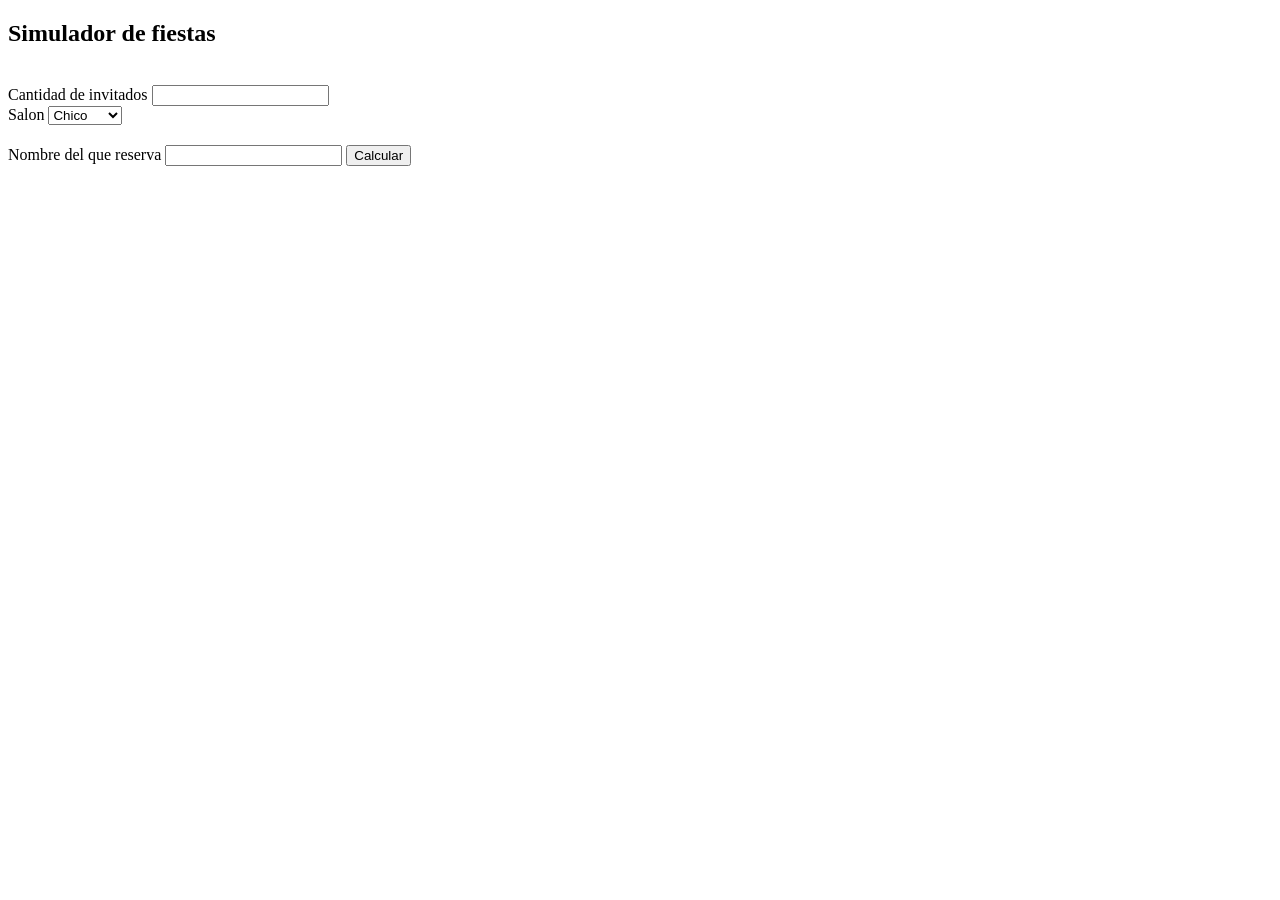
<file: dinamico/PrePrueba1/index.html>
<!DOCTYPE html>
<html lang="en">
<head>
    <meta charset="UTF-8">
    <meta name="viewport" content="width=device-width, initial-scale=1.0">
    <title>Document</title>
    
</head>
<body>
    <h2>Simulador de fiestas</h2>
    <br>
    <label for="">Cantidad de invitados</label>
    <input type="number" name="" id="cant_invitados">
    <br>
    <label for="">Salon</label>
    <select name="" id="size_salon">
        <option value="500000">Chico</option>
        <option value="700000">Mediano</option>
        <option value="1000000">Grande</option>
    </select>
    <br>
    <div id="div_evento" style="visibility: hidden;">

        <label for="">Desea un evento musical?</label>
        <input type="checkbox" name="" id="evento_musical">
    </div>
    <label for="">Nombre del que reserva</label>
    <input type="text" name="" id="nombre">
    <input type="submit" value="Calcular" id="Calcular">

    <div id="resultados"></div>

</body>
<script src="script.js"></script>
</html>
</file>
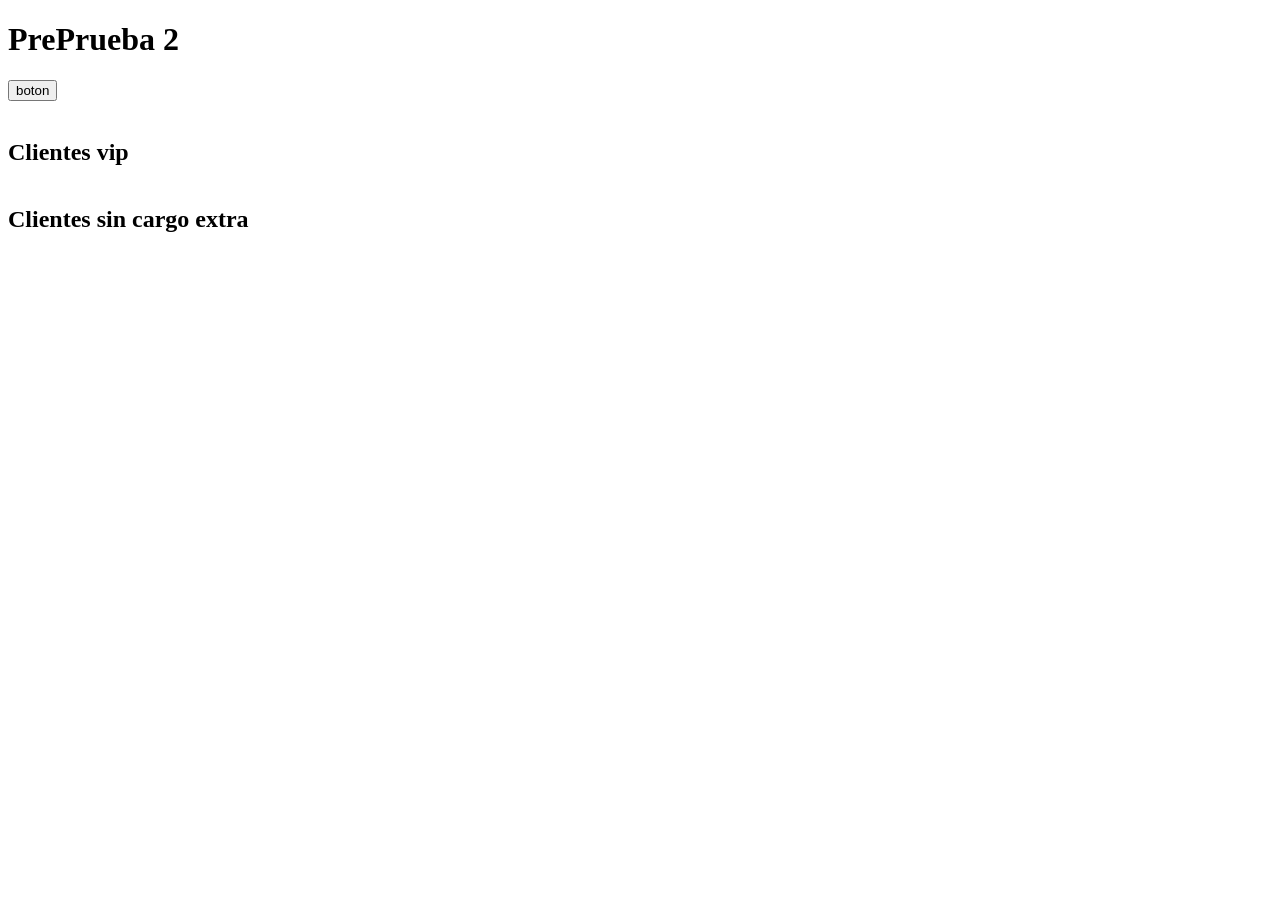
<file: dinamico/Preprueba2/index.html>
<!DOCTYPE html>
<html lang="en">

<head>
  <meta charset="UTF-8">
  <meta name="viewport" content="width=device-width, initial-scale=1.0">
  <title>Document</title>
</head>

<body>

  <h1>PrePrueba 2</h1>
  <label for="botn">
    <input type="submit" value="boton" id="boton">
  </label>
  <br>
  <br>
  <h2>Clientes vip</h2>
  <table>
    <tbody id="cli_vip"></tbody>
  </table>

  <h2>Clientes sin cargo extra</h2>
  <table>
    <tbody id="cli_sin_extra"></tbody>
  </table>

</body>
<script src="script.js"></script>

</html>
</file>
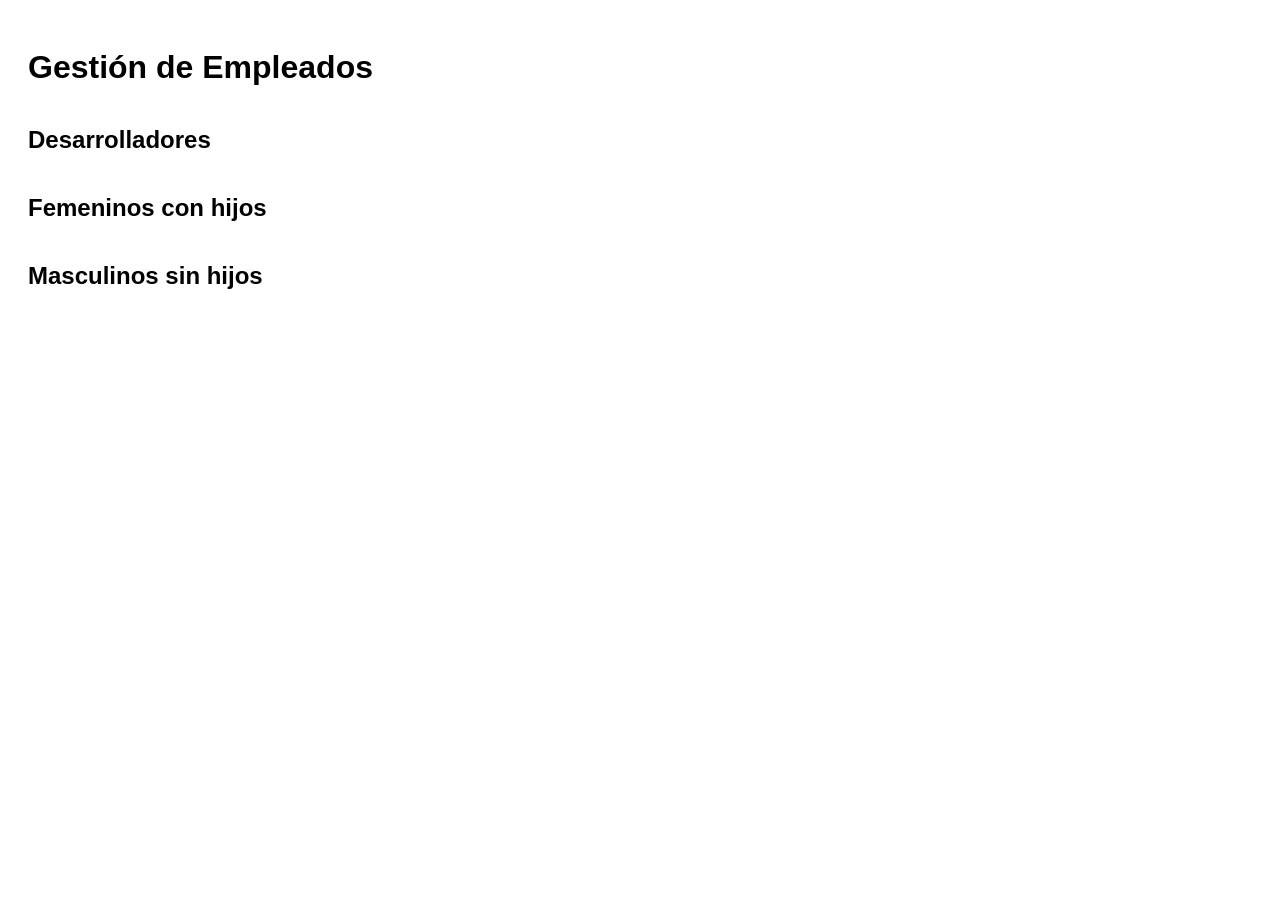
<file: dinamico/TP_5/index.html>
<!DOCTYPE html>
<html lang="es">
<head>
  <meta charset="UTF-8">
  <title>Empleados</title>
  <style>
    body { font-family: Arial; padding: 20px; }
    table { border-collapse: collapse; margin-bottom: 30px; width: 100%; }
    th, td { border: 1px solid #ccc; padding: 8px; text-align: left; }
    th { background-color: #f4f4f4; }
    h2 { margin-top: 40px; }
  </style>
</head>
<body>

  <h1>Gestión de Empleados</h1>

  <h2>Desarrolladores</h2>
  <div id="tablaDesarrolladores"></div>

  <h2>Femeninos con hijos</h2>
  <div id="tablaMujeres"></div>

  <h2>Masculinos sin hijos</h2>
  <div id="tablaHombres"></div>

  
</body>
</html>
</file>
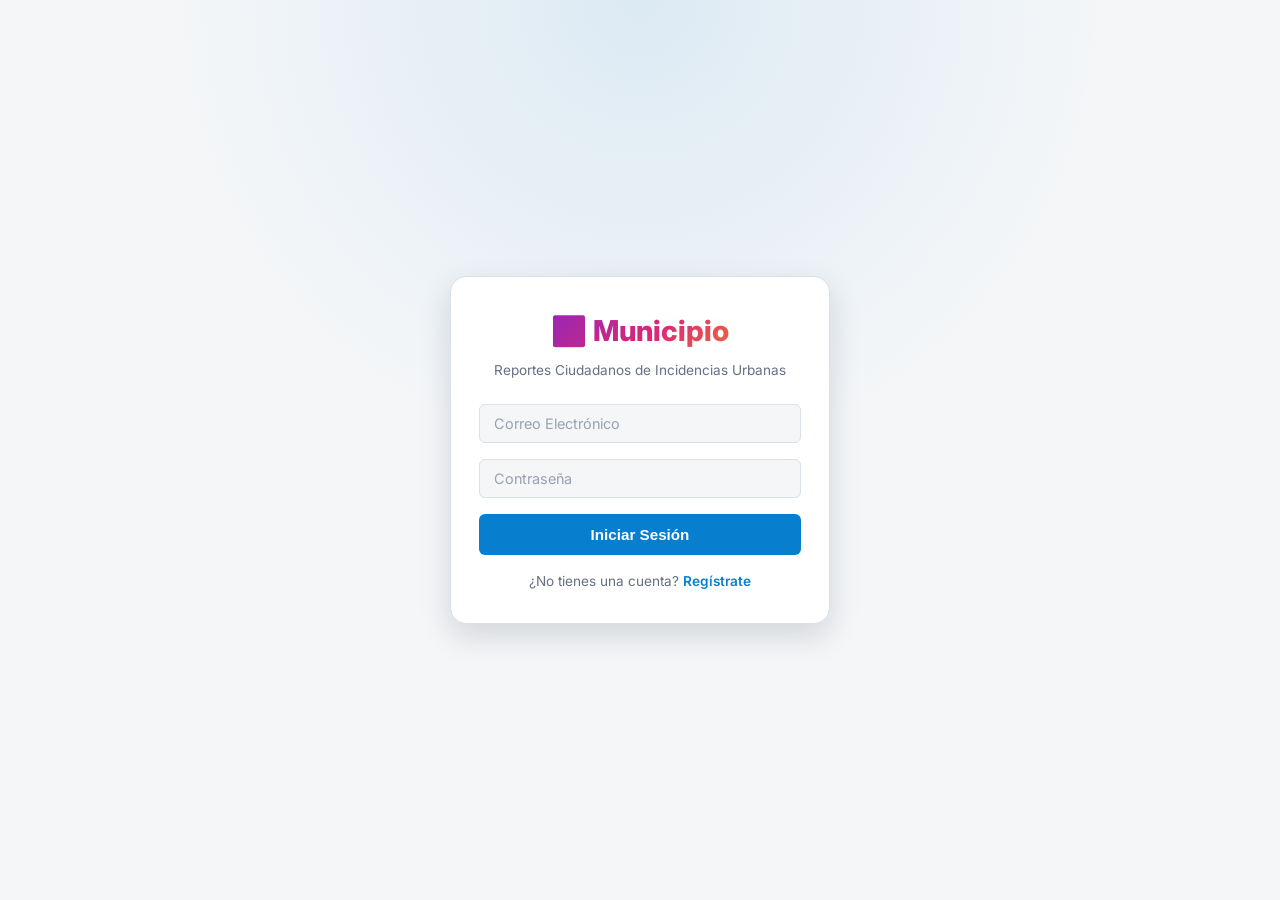
<file: SistemaIncidencias/Frontend/index.html>
<!DOCTYPE html>
<html lang="es">
<head>
  <meta charset="UTF-8">
  <meta name="viewport" content="width=device-width, initial-scale=1.0">
  <title>Municipio Incidencias - Iniciar Sesión</title>
  <link rel="stylesheet" href="css/style.css">
</head>
<body>
  <main class="auth-page">
    <section class="auth-card" aria-labelledby="auth-title">
      <h1 id="auth-title" class="auth-logo">🏙️ Municipio</h1>
      <p class="auth-subtitle">Reportes Ciudadanos de Incidencias Urbanas</p>

      <!-- Mensaje de Alerta / Error -->
      <div id="alert-box" class="alert-box" role="alert" aria-live="polite"></div>

      <!-- Formulario de Login -->
      <form id="login-form">
        <div class="form-group">
          <label for="login-email" class="sr-only">Correo Electrónico</label>
          <input type="email" id="login-email" class="form-input" placeholder="Correo Electrónico" required autocomplete="email">
        </div>
        <div class="form-group">
          <label for="login-password" class="sr-only">Contraseña</label>
          <input type="password" id="login-password" class="form-input" placeholder="Contraseña" required autocomplete="current-password">
        </div>
        <button type="submit" class="btn-primary">Iniciar Sesión</button>
      </form>

      <!-- Formulario de Registro (Oculto por defecto) -->
      <form id="register-form" style="display: none;">
        <div class="form-group">
          <label for="reg-name" class="sr-only">Nombre Completo</label>
          <input type="text" id="reg-name" class="form-input" placeholder="Nombre Completo" required autocomplete="name">
        </div>
        <div class="form-group">
          <label for="reg-email" class="sr-only">Correo Electrónico</label>
          <input type="email" id="reg-email" class="form-input" placeholder="Correo Electrónico" required autocomplete="email">
        </div>
        <div class="form-group">
          <label for="reg-password" class="sr-only">Contraseña</label>
          <input type="password" id="reg-password" class="form-input" placeholder="Contraseña (mínimo 6 caracteres)" required autocomplete="new-password">
        </div>
        <div class="form-group">
          <label for="reg-role" class="sr-only">Rol de Usuario</label>
          <select id="reg-role" class="form-select">
            <option value="Ciudadano">Ciudadano</option>
            <option value="Administrador">Administrador Municipal</option>
          </select>
        </div>
        <button type="submit" class="btn-primary">Registrarse</button>
      </form>

      <div class="auth-switch">
        <span id="switch-text">¿No tienes una cuenta? <a href="#" id="toggle-auth">Regístrate</a></span>
      </div>
    </section>
  </main>

  <script src="js/config.js"></script>
  <script src="js/api.js"></script>
  <script src="js/auth.js"></script>
</body>
</html>
</file>
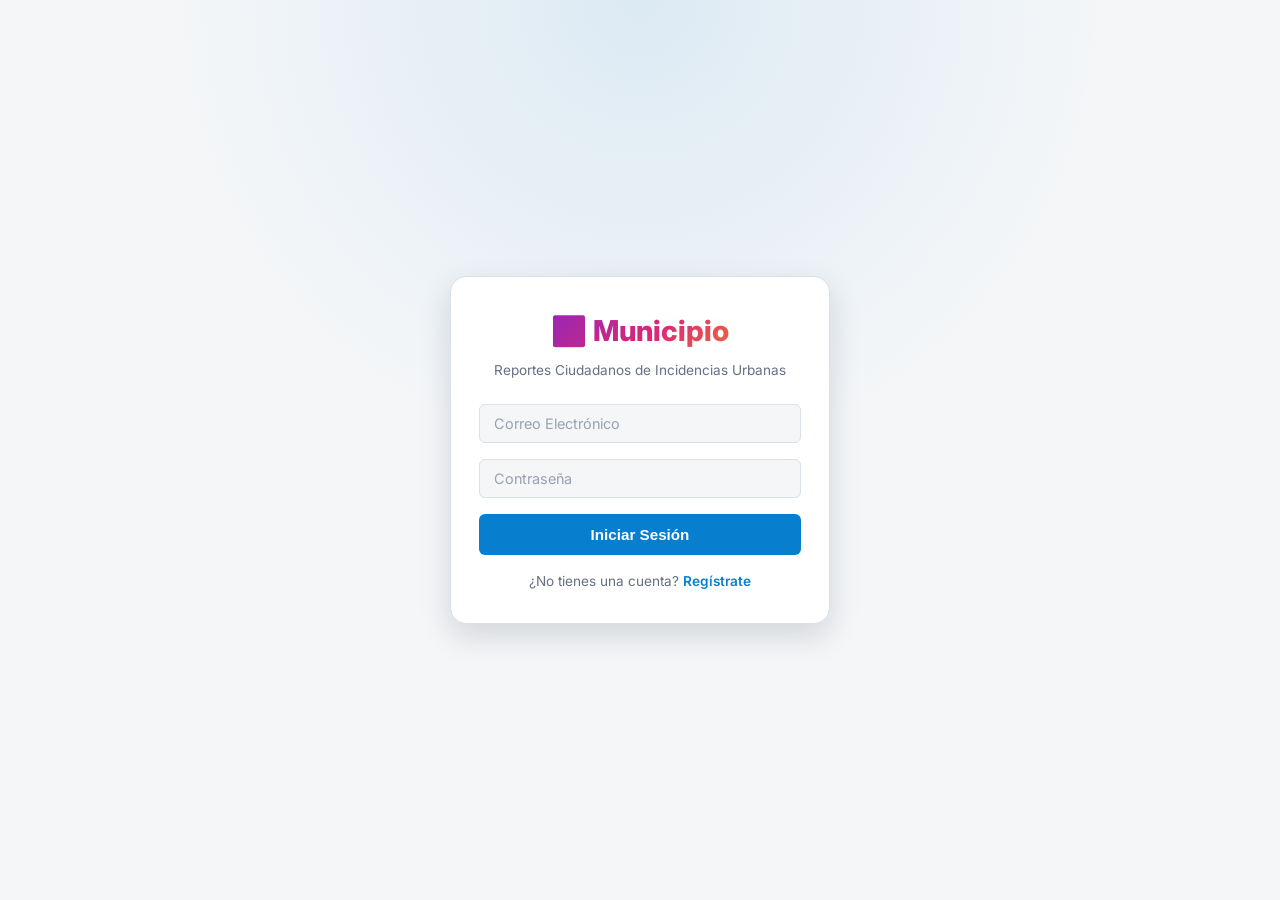
<file: SistemaIncidencias/Frontend/dashboard.html>
<!DOCTYPE html>
<html lang="es">
<head>
  <meta charset="UTF-8">
  <meta name="viewport" content="width=device-width, initial-scale=1.0">
  <title>Municipio Incidencias - Panel Principal</title>
  <link rel="stylesheet" href="css/style.css">
</head>
<body>
  <div class="app-container">
    <!-- Navbar estilo Instagram -->
    <aside class="sidebar" aria-label="Navegación principal">
      <div class="brand-logo">🏙️ Municipio</div>
      
      <nav>
        <ul class="nav-links">
          <li>
            <a href="#" class="nav-item active" id="nav-home">
              <svg viewBox="0 0 24 24" aria-hidden="true"><path d="M10 20v-6h4v6h5v-8h3L12 3 2 12h3v8z"/></svg>
              <span>Inicio</span>
            </a>
          </li>
          <li>
            <a href="#" class="nav-item" id="nav-new-incident">
              <svg viewBox="0 0 24 24" aria-hidden="true"><path d="M19 13h-6v6h-2v-6H5v-2h6V5h2v6h6v2z"/></svg>
              <span>Nuevo Reporte</span>
            </a>
          </li>
          <li>
            <a href="#" class="nav-item" id="nav-logout">
              <svg viewBox="0 0 24 24" aria-hidden="true"><path d="M17 7l-1.41 1.41L18.17 11H8v2h10.17l-2.58 2.58L17 17l5-5zM4 5h8V3H4c-1.1 0-2 .9-2 2v14c0 1.1.9 2 2 2h8v-2H4V5z"/></svg>
              <span>Cerrar Sesión</span>
            </a>
          </li>
        </ul>
      </nav>

      <!-- Info del Usuario logueado -->
      <div class="sidebar-user">
        <div class="user-avatar" id="current-user-avatar">U</div>
        <div class="sidebar-user-info">
          <span class="user-name" id="current-user-name">Usuario</span>
          <span class="post-location" id="current-user-role">Ciudadano</span>
        </div>
      </div>
    </aside>

    <!-- Content Feed Area -->
    <main class="main-feed">
      <!-- Filtros de Categoría (Estilo Instagram Stories) -->
      <section aria-label="Filtros de categorías" class="categories-bar">
        <button class="category-item active" data-categoria="" type="button">
          <div class="category-avatar-ring">
            <div class="category-avatar">🌐</div>
          </div>
          <span class="category-label">Todas</span>
        </button>
        <button class="category-item" data-categoria="Alumbrado" type="button">
          <div class="category-avatar-ring">
            <div class="category-avatar">💡</div>
          </div>
          <span class="category-label">Alumbrado</span>
        </button>
        <button class="category-item" data-categoria="Baches" type="button">
          <div class="category-avatar-ring">
            <div class="category-avatar">🛣️</div>
          </div>
          <span class="category-label">Baches</span>
        </button>
        <button class="category-item" data-categoria="Limpieza" type="button">
          <div class="category-avatar-ring">
            <div class="category-avatar">🧹</div>
          </div>
          <span class="category-label">Limpieza</span>
        </button>
        <button class="category-item" data-categoria="Espacios Verdes" type="button">
          <div class="category-avatar-ring">
            <div class="category-avatar">🌳</div>
          </div>
          <span class="category-label">Plazas</span>
        </button>
        <button class="category-item" data-categoria="Seguridad" type="button">
          <div class="category-avatar-ring">
            <div class="category-avatar">🛡️</div>
          </div>
          <span class="category-label">Seguridad</span>
        </button>
      </section>

      <!-- Barra de Búsqueda y Filtro de Estado -->
      <section aria-label="Filtros y Búsqueda" class="filters-bar">
        <label for="search-input" class="sr-only">Buscar incidencias</label>
        <input type="text" id="search-input" class="form-input" placeholder="🔍 Buscar por calle, título o descripción...">
        
        <label for="status-filter" class="sr-only">Filtrar por estado</label>
        <select id="status-filter" class="form-select status-filter">
          <option value="">Todos los Estados</option>
          <option value="Pendiente">Pendiente</option>
          <option value="EnProceso">En Proceso</option>
          <option value="Resuelto">Resuelto</option>
          <option value="Rechazado">Rechazado</option>
        </select>
      </section>

      <!-- Feed Container (Publicaciones) -->
      <section id="incidents-feed" aria-live="polite">
        <div class="loading-state">
          Cargando incidencias del municipio...
        </div>
      </section>
    </main>
  </div>

  <!-- Modal para Crear Incidencia -->
  <div class="modal-backdrop" id="modal-create-incident" aria-hidden="true" role="dialog" aria-labelledby="modal-create-title">
    <div class="modal-card">
      <div class="modal-header">
        <h3 class="modal-title" id="modal-create-title">📌 Reportar Incidencia</h3>
        <button class="btn-close" id="btn-close-modal" aria-label="Cerrar modal">&times;</button>
      </div>
      <div class="modal-body">
        <form id="create-incident-form">
          <div class="form-group">
            <label class="form-label" for="inc-titulo">Título del Reporte</label>
            <input type="text" id="inc-titulo" class="form-input" placeholder="ej. Bache grande en la calle" required>
          </div>

          <div class="form-group">
            <label class="form-label" for="inc-categoria">Categoría</label>
            <select id="inc-categoria" class="form-select" required>
              <option value="Alumbrado">💡 Alumbrado Público</option>
              <option value="Baches">🛣️ Baches y Pavimento</option>
              <option value="Limpieza">🧹 Basura y Limpieza</option>
              <option value="Espacios Verdes">🌳 Plazas y Parques</option>
              <option value="Seguridad">🛡️ Seguridad / Semáforos</option>
              <option value="General">📦 General</option>
            </select>
          </div>

          <div class="form-row">
            <div class="form-group" style="flex: 2;">
              <label class="form-label" for="inc-calle">Calle / Avenida</label>
              <input type="text" id="inc-calle" class="form-input" placeholder="ej. Av. Rivadavia" required>
            </div>
            <div class="form-group" style="flex: 1;">
              <label class="form-label" for="inc-altura">Altura</label>
              <input type="text" id="inc-altura" class="form-input" placeholder="ej. 14200" required>
            </div>
          </div>

          <div class="form-row">
            <div class="form-group" style="flex: 1;">
              <label class="form-label" for="inc-entrecalles">Entre calles (Opcional)</label>
              <input type="text" id="inc-entrecalles" class="form-input" placeholder="ej. Belgrano y San Martín">
            </div>
            <div class="form-group" style="flex: 1;">
              <label class="form-label" for="inc-localidad">Localidad / Barrio</label>
              <input type="text" id="inc-localidad" class="form-input" value="Morón">
            </div>
          </div>

          <div class="form-group">
            <label class="form-label" for="inc-descripcion">Descripción</label>
            <textarea id="inc-descripcion" class="form-textarea" rows="3" placeholder="Describe el problema en detalle..." required></textarea>
          </div>

          <div class="form-group">
            <label class="form-label" for="inc-imagen">URL de Foto (Opcional)</label>
            <input type="url" id="inc-imagen" class="form-input" placeholder="https://ejemplo.com/foto.jpg">
          </div>

          <button type="submit" class="btn-primary">Publicar Reporte</button>
        </form>
      </div>
    </div>
  </div>

  <!-- Modal Cambiar Estado (Solo Admins o Gestion) -->
  <div class="modal-backdrop" id="modal-change-status" aria-hidden="true" role="dialog" aria-labelledby="modal-status-title">
    <div class="modal-card">
      <div class="modal-header">
        <h3 class="modal-title" id="modal-status-title">⚙️ Cambiar Estado</h3>
        <button class="btn-close" id="btn-close-status-modal" aria-label="Cerrar modal">&times;</button>
      </div>
      <div class="modal-body">
        <form id="change-status-form">
          <input type="hidden" id="status-incidencia-id">
          <div class="form-group">
            <label class="form-label" for="select-nuevo-estado">Nuevo Estado</label>
            <select id="select-nuevo-estado" class="form-select">
              <option value="Pendiente">🟡 Pendiente</option>
              <option value="EnProceso">🔵 En Proceso</option>
              <option value="Resuelto">🟢 Resuelto</option>
              <option value="Rechazado">🔴 Rechazado</option>
            </select>
          </div>
          <button type="submit" class="btn-primary">Guardar Estado</button>
        </form>
      </div>
    </div>
  </div>

  <script src="js/config.js"></script>
  <script src="js/api.js"></script>
  <script src="js/dashboard.js"></script>
</body>
</html>
</file>
<file: SistemaIncidencias/Frontend/css/style.css>
@import url('https://fonts.googleapis.com/css2?family=Inter:wght@300;400;500;600;700&display=swap');

:root {
  --bg-color: #f4f6f8;
  --surface-color: #ffffff;
  --card-bg: #ffffff;
  --surface-elevated: #ffffff;
  --text-main: #1f2933;
  --text-muted: #667085;
  --text-placeholder: #98a2b3;
  --border-color: #d9e0e7;
  --focus-ring: rgba(0, 149, 246, 0.22);
  --primary-gradient: linear-gradient(135deg, #6d28d9, #db2777 55%, #f59e0b);
  --btn-bg: #087fce;
  --btn-hover: #0669ad;
  --danger-color: #ed4956;
  --success-color: #10b981;
  --warning-color: #f59e0b;
  --info-color: #3b82f6;
  --radius-lg: 16px;
  --radius-md: 10px;
  --radius-sm: 6px;
  --shadow-sm: 0 1px 3px rgba(16, 24, 40, 0.08);
  --shadow-md: 0 12px 32px rgba(16, 24, 40, 0.14);
}

@media (prefers-color-scheme: dark) {
  :root {
    --bg-color: #12161c;
    --surface-color: #1a2028;
    --card-bg: #1d252f;
    --surface-elevated: #232d38;
    --text-main: #edf2f7;
    --text-muted: #aeb9c6;
    --text-placeholder: #7f8b99;
    --border-color: #344150;
    --focus-ring: rgba(72, 169, 236, 0.28);
    --btn-bg: #2499df;
    --btn-hover: #51afe8;
    --shadow-sm: 0 2px 8px rgba(0, 0, 0, 0.22);
    --shadow-md: 0 14px 36px rgba(0, 0, 0, 0.38);
  }
}

* {
  box-sizing: border-box;
  margin: 0;
  padding: 0;
}

body {
  font-family: 'Inter', -apple-system, BlinkMacSystemFont, "Segoe UI", Roboto, Helvetica, Arial, sans-serif;
  background: var(--bg-color);
  color: var(--text-main);
  line-height: 1.5;
  min-height: 100vh;
}

/* Accessibility Utility Class */
.sr-only {
  position: absolute;
  width: 1px;
  height: 1px;
  padding: 0;
  margin: -1px;
  overflow: hidden;
  clip: rect(0, 0, 0, 0);
  white-space: nowrap;
  border-width: 0;
}

/* Container & Layout */
.app-container {
  display: flex;
  max-width: 1000px;
  margin: 0 auto;
  min-height: 100vh;
}

/* Sidebar / Navbar Instagram Style */
.sidebar {
  width: 240px;
  padding: 24px 16px;
  border-right: 1px solid var(--border-color);
  display: flex;
  flex-direction: column;
  position: fixed;
  height: 100vh;
  background-color: var(--surface-color);
  z-index: 100;
}

.brand-logo {
  font-size: 1.4rem;
  font-weight: 700;
  background: var(--primary-gradient);
  -webkit-background-clip: text;
  -webkit-text-fill-color: transparent;
  margin-bottom: 32px;
  display: flex;
  align-items: center;
  gap: 8px;
}

.nav-links {
  list-style: none;
  display: flex;
  flex-direction: column;
  gap: 8px;
}

.nav-item {
  display: flex;
  align-items: center;
  gap: 14px;
  padding: 12px 14px;
  border-radius: var(--radius-md);
  color: var(--text-main);
  text-decoration: none;
  font-weight: 500;
  font-size: 0.95rem;
  transition: background 0.2s ease;
  cursor: pointer;
}

.nav-item:hover,
.nav-item.active {
  background-color: color-mix(in srgb, var(--btn-bg) 12%, transparent);
  font-weight: 600;
}

.nav-item svg {
  width: 22px;
  height: 22px;
  fill: currentColor;
}

/* Main Content Feed Area */
.main-feed {
  margin-left: 240px;
  flex: 1;
  padding: 24px 16px;
  max-width: 630px;
  width: 100%;
}

/* Stories / Categories Bar */
.categories-bar {
  display: flex;
  gap: 16px;
  overflow-x: auto;
  padding: 12px 4px;
  margin-bottom: 24px;
  scrollbar-width: none;
}

.categories-bar::-webkit-scrollbar {
  display: none;
}

.category-item {
  appearance: none;
  background: transparent;
  border: 0;
  color: inherit;
  display: flex;
  flex-direction: column;
  align-items: center;
  gap: 6px;
  cursor: pointer;
  min-width: 68px;
  padding: 4px;
}

.category-avatar-ring {
  width: 60px;
  height: 60px;
  border-radius: 50%;
  padding: 2px;
  background: var(--primary-gradient);
  display: flex;
  align-items: center;
  justify-content: center;
  transition: transform 0.2s ease;
}

.category-item:hover .category-avatar-ring {
  transform: scale(1.05);
}

.category-avatar-ring.all {
  background: linear-gradient(135deg, var(--border-color), var(--text-muted));
}

.category-item.active .category-avatar-ring {
  background: var(--btn-bg);
}

.category-avatar {
  width: 100%;
  height: 100%;
  border-radius: 50%;
  background-color: var(--card-bg);
  border: 2px solid var(--card-bg);
  display: flex;
  align-items: center;
  justify-content: center;
  font-size: 1.2rem;
}

.category-label {
  font-size: 0.75rem;
  color: var(--text-main);
  text-align: center;
  white-space: nowrap;
}

.category-item:focus-visible,
.action-btn:focus-visible,
.btn-close:focus-visible,
.nav-item:focus-visible,
.auth-switch a:focus-visible {
  outline: 3px solid var(--focus-ring);
  outline-offset: 3px;
}

/* Post Card (Instagram Style) */
.post-card {
  background-color: var(--card-bg);
  border: 1px solid var(--border-color);
  border-radius: var(--radius-lg);
  margin-bottom: 24px;
  overflow: hidden;
  box-shadow: var(--shadow-sm);
}

.post-header {
  display: flex;
  align-items: center;
  justify-content: space-between;
  padding: 14px 16px;
}

.post-user {
  display: flex;
  align-items: center;
  gap: 12px;
}

.user-avatar {
  width: 38px;
  height: 38px;
  border-radius: 50%;
  background: var(--primary-gradient);
  color: #fff;
  font-weight: 700;
  display: flex;
  align-items: center;
  justify-content: center;
  font-size: 0.95rem;
}

.user-info {
  display: flex;
  flex-direction: column;
}

.user-name {
  font-weight: 600;
  font-size: 0.9rem;
  color: var(--text-main);
}

.post-location {
  font-size: 0.78rem;
  color: var(--text-muted);
  display: flex;
  align-items: center;
  gap: 4px;
}

.badge-status {
  padding: 4px 10px;
  border-radius: 20px;
  font-size: 0.75rem;
  font-weight: 600;
  text-transform: uppercase;
  letter-spacing: 0.5px;
}

.badge-pendiente {
  background-color: rgba(245, 158, 11, 0.15);
  color: var(--warning-color);
}

.badge-enproceso {
  background-color: rgba(59, 130, 246, 0.15);
  color: var(--info-color);
}

.badge-resuelto {
  background-color: rgba(16, 185, 129, 0.15);
  color: var(--success-color);
}

.badge-rechazado {
  background-color: rgba(237, 73, 86, 0.15);
  color: var(--danger-color);
}

/* Post Image Aspect Ratio Container */
.post-image-container {
  width: 100%;
  max-height: 420px;
  background-color: var(--surface-elevated);
  display: flex;
  align-items: center;
  justify-content: center;
  overflow: hidden;
}

.post-image {
  width: 100%;
  height: 100%;
  object-fit: cover;
}

.post-actions {
  display: flex;
  justify-content: space-between;
  padding: 12px 16px 8px 16px;
}

.action-btns {
  display: flex;
  gap: 16px;
}

.action-btn {
  background: none;
  border: none;
  color: var(--text-main);
  cursor: pointer;
  display: flex;
  align-items: center;
  gap: 6px;
  font-size: 0.9rem;
  transition: transform 0.15s ease;
}

.action-btn:hover {
  transform: scale(1.1);
  color: var(--btn-bg);
}

.post-body {
  padding: 0 16px 16px 16px;
}

.post-title {
  font-size: 1rem;
  font-weight: 700;
  margin-bottom: 6px;
}

.post-caption {
  font-size: 0.9rem;
  color: var(--text-main);
  margin-bottom: 8px;
}

.post-time {
  font-size: 0.75rem;
  color: var(--text-muted);
  text-transform: uppercase;
}

/* Modal Styles */
.modal-backdrop {
  position: fixed;
  top: 0;
  left: 0;
  width: 100vw;
  height: 100vh;
  background-color: rgba(0, 0, 0, 0.6);
  backdrop-filter: blur(4px);
  display: flex;
  align-items: center;
  justify-content: center;
  z-index: 1000;
  opacity: 0;
  pointer-events: none;
  transition: opacity 0.2s ease;
}

.modal-backdrop.active {
  opacity: 1;
  pointer-events: auto;
}

.modal-card {
  background-color: var(--card-bg);
  width: 100%;
  max-width: 480px;
  border-radius: var(--radius-lg);
  overflow: hidden;
  box-shadow: var(--shadow-md);
  border: 1px solid var(--border-color);
  animation: slideUp 0.25s ease;
}

@keyframes slideUp {
  from {
    transform: translateY(20px);
    opacity: 0;
  }

  to {
    transform: translateY(0);
    opacity: 1;
  }
}

.modal-header {
  display: flex;
  align-items: center;
  justify-content: space-between;
  padding: 16px 20px;
  border-bottom: 1px solid var(--border-color);
}

.modal-title {
  font-size: 1.1rem;
  font-weight: 700;
}

.btn-close {
  background: none;
  border: none;
  font-size: 1.4rem;
  color: var(--text-muted);
  cursor: pointer;
}

.modal-body {
  padding: 20px;
}

/* Forms */
.form-group {
  margin-bottom: 16px;
}

.form-label {
  display: block;
  font-size: 0.85rem;
  font-weight: 600;
  margin-bottom: 6px;
  color: var(--text-main);
}

.form-input,
.form-select,
.form-textarea {
  width: 100%;
  padding: 10px 14px;
  border: 1px solid var(--border-color);
  border-radius: var(--radius-sm);
  background-color: var(--bg-color);
  color: var(--text-main);
  font-family: inherit;
  font-size: 0.9rem;
  transition: border-color 0.2s ease;
}

.form-input::placeholder,
.form-textarea::placeholder {
  color: var(--text-placeholder);
}

.form-input:focus,
.form-select:focus,
.form-textarea:focus {
  outline: none;
  border-color: var(--btn-bg);
  box-shadow: 0 0 0 3px var(--focus-ring);
}

.form-row {
  display: flex;
  gap: 12px;
}

.btn-primary {
  width: 100%;
  padding: 12px;
  background-color: var(--btn-bg);
  color: #fff;
  border: none;
  border-radius: var(--radius-sm);
  font-weight: 600;
  font-size: 0.95rem;
  cursor: pointer;
  transition: background 0.2s ease;
}

.btn-primary:hover {
  background-color: var(--btn-hover);
}

/* Auth Page (Instagram Card Style) */
.auth-page {
  display: flex;
  flex-direction: column;
  align-items: center;
  justify-content: center;
  min-height: 100vh;
  padding: 20px;
  background: radial-gradient(circle at top, color-mix(in srgb, var(--btn-bg) 10%, transparent), transparent 42%), var(--bg-color);
}

.auth-card {
  background-color: var(--card-bg);
  border: 1px solid var(--border-color);
  border-radius: var(--radius-lg);
  width: 100%;
  max-width: 380px;
  padding: 32px 28px;
  text-align: center;
  box-shadow: var(--shadow-md);
}

.alert-box {
  display: none;
  padding: 10px;
  margin-bottom: 16px;
  border: 1px solid transparent;
  border-radius: var(--radius-sm);
  font-size: 0.85rem;
  text-align: center;
}

.alert-box.is-visible {
  display: block;
}

.alert-box.is-error {
  background-color: rgba(237, 73, 86, 0.14);
  border-color: rgba(237, 73, 86, 0.3);
  color: var(--danger-color);
}

.alert-box.is-success {
  background-color: rgba(16, 185, 129, 0.14);
  border-color: rgba(16, 185, 129, 0.3);
  color: var(--success-color);
}

.sidebar-user {
  display: flex;
  align-items: center;
  gap: 10px;
  margin-top: auto;
  padding-top: 16px;
  border-top: 1px solid var(--border-color);
}

.sidebar-user-info {
  min-width: 0;
  overflow: hidden;
}

.sidebar-user .user-name {
  display: block;
  overflow: hidden;
  text-overflow: ellipsis;
  white-space: nowrap;
}

.filters-bar {
  display: flex;
  gap: 10px;
  margin-bottom: 20px;
}

.status-filter {
  width: 160px;
}

.empty-state,
.loading-state {
  padding: 40px;
  text-align: center;
  color: var(--text-muted);
}

.error-state {
  color: var(--danger-color);
}

.category-tag {
  padding: 4px 10px;
  border: 1px solid var(--border-color);
  border-radius: 12px;
  background-color: color-mix(in srgb, var(--surface-elevated) 82%, var(--btn-bg));
  color: var(--text-main);
  font-size: 0.75rem;
  font-weight: 600;
}

.btn-delete-inc {
  color: var(--danger-color);
}

.auth-logo {
  font-size: 1.8rem;
  font-weight: 800;
  background: var(--primary-gradient);
  -webkit-background-clip: text;
  -webkit-text-fill-color: transparent;
  margin-bottom: 8px;
}

.auth-subtitle {
  font-size: 0.85rem;
  color: var(--text-muted);
  margin-bottom: 24px;
}

.auth-switch {
  margin-top: 16px;
  font-size: 0.85rem;
  color: var(--text-muted);
}

.auth-switch a {
  color: var(--btn-bg);
  text-decoration: none;
  font-weight: 600;
  cursor: pointer;
}

/* Responsiveness */
@media (max-width: 768px) {
  .sidebar {
    width: 100%;
    height: 60px;
    bottom: 0;
    top: auto;
    flex-direction: row;
    justify-content: space-around;
    align-items: center;
    padding: 8px;
    border-right: none;
    border-top: 1px solid var(--border-color);
  }

  .brand-logo {
    display: none;
  }

  .nav-links {
    flex-direction: row;
    width: 100%;
    justify-content: space-around;
  }

  .nav-item span {
    display: none;
  }

  .main-feed {
    margin-left: 0;
    margin-bottom: 70px;
    padding: 12px;
  }

  .filters-bar {
    flex-direction: column;
  }

  .status-filter {
    width: 100%;
  }
}
</file>
